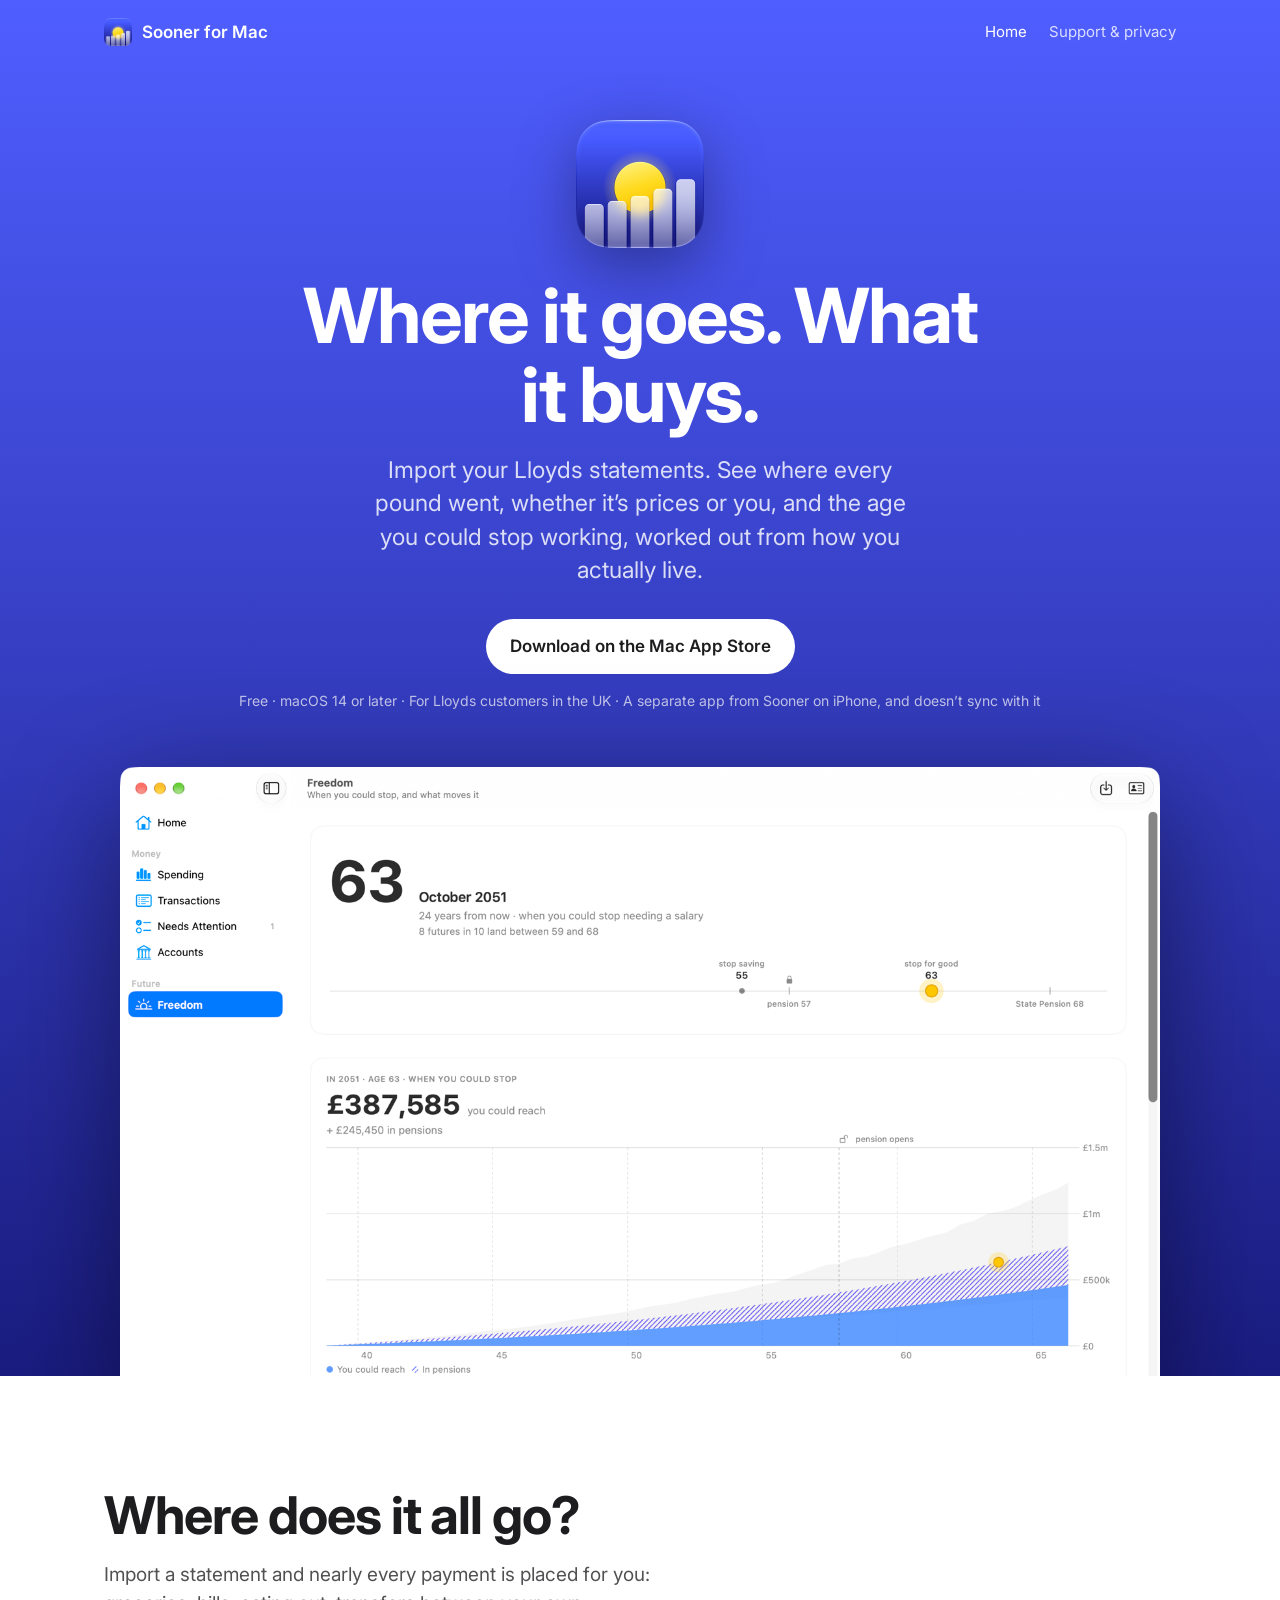
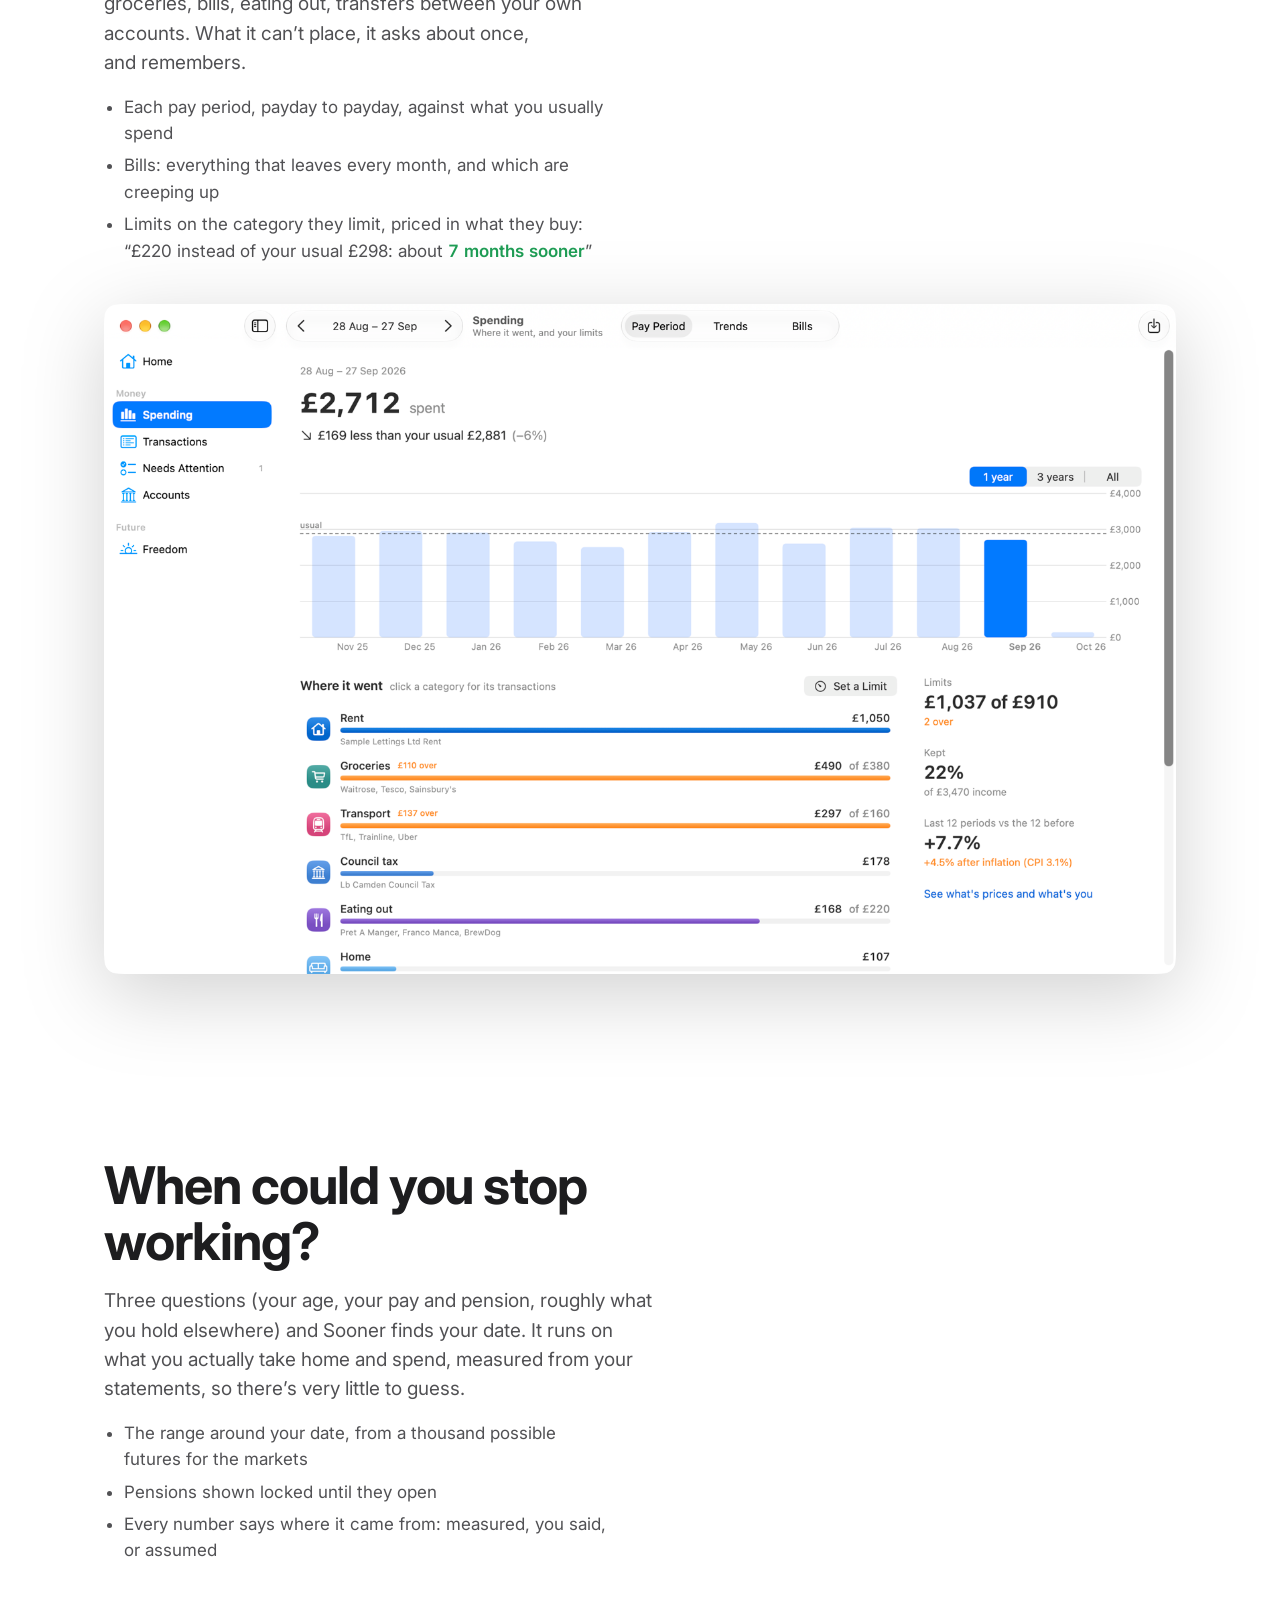
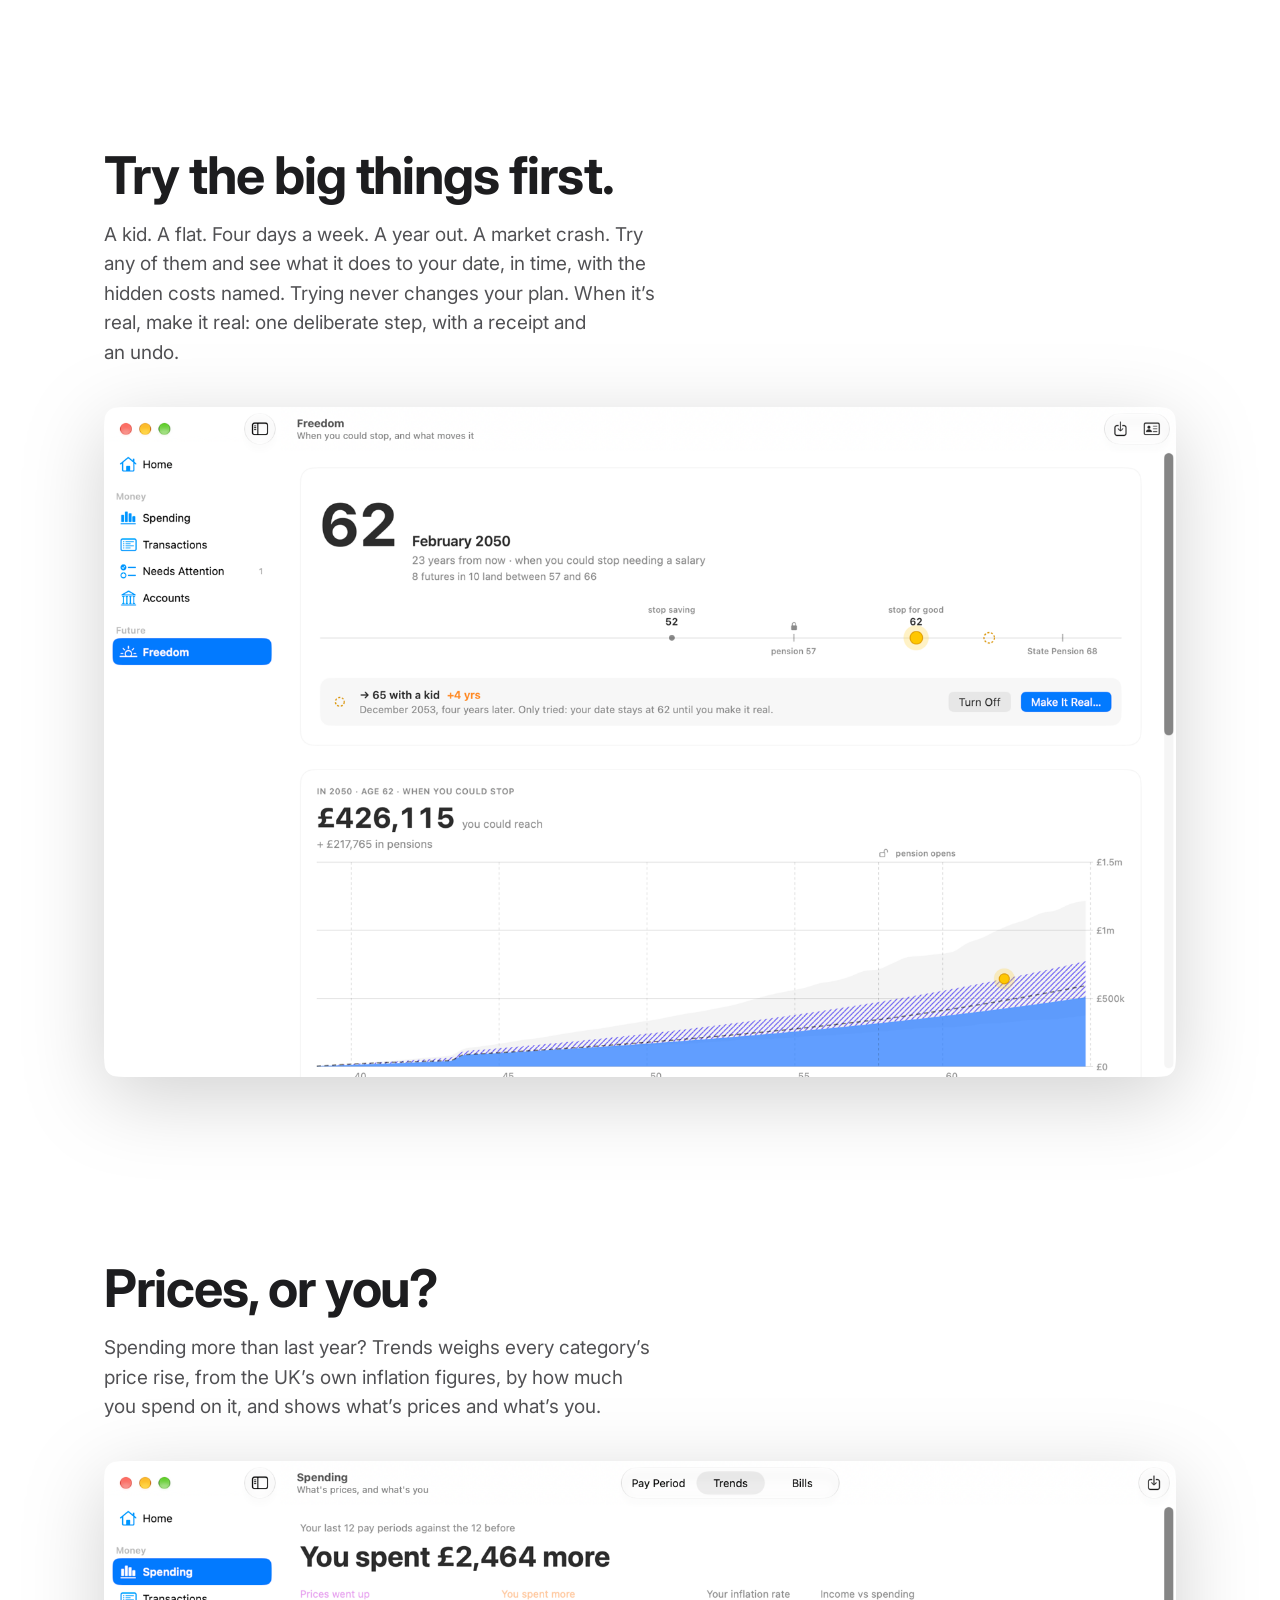
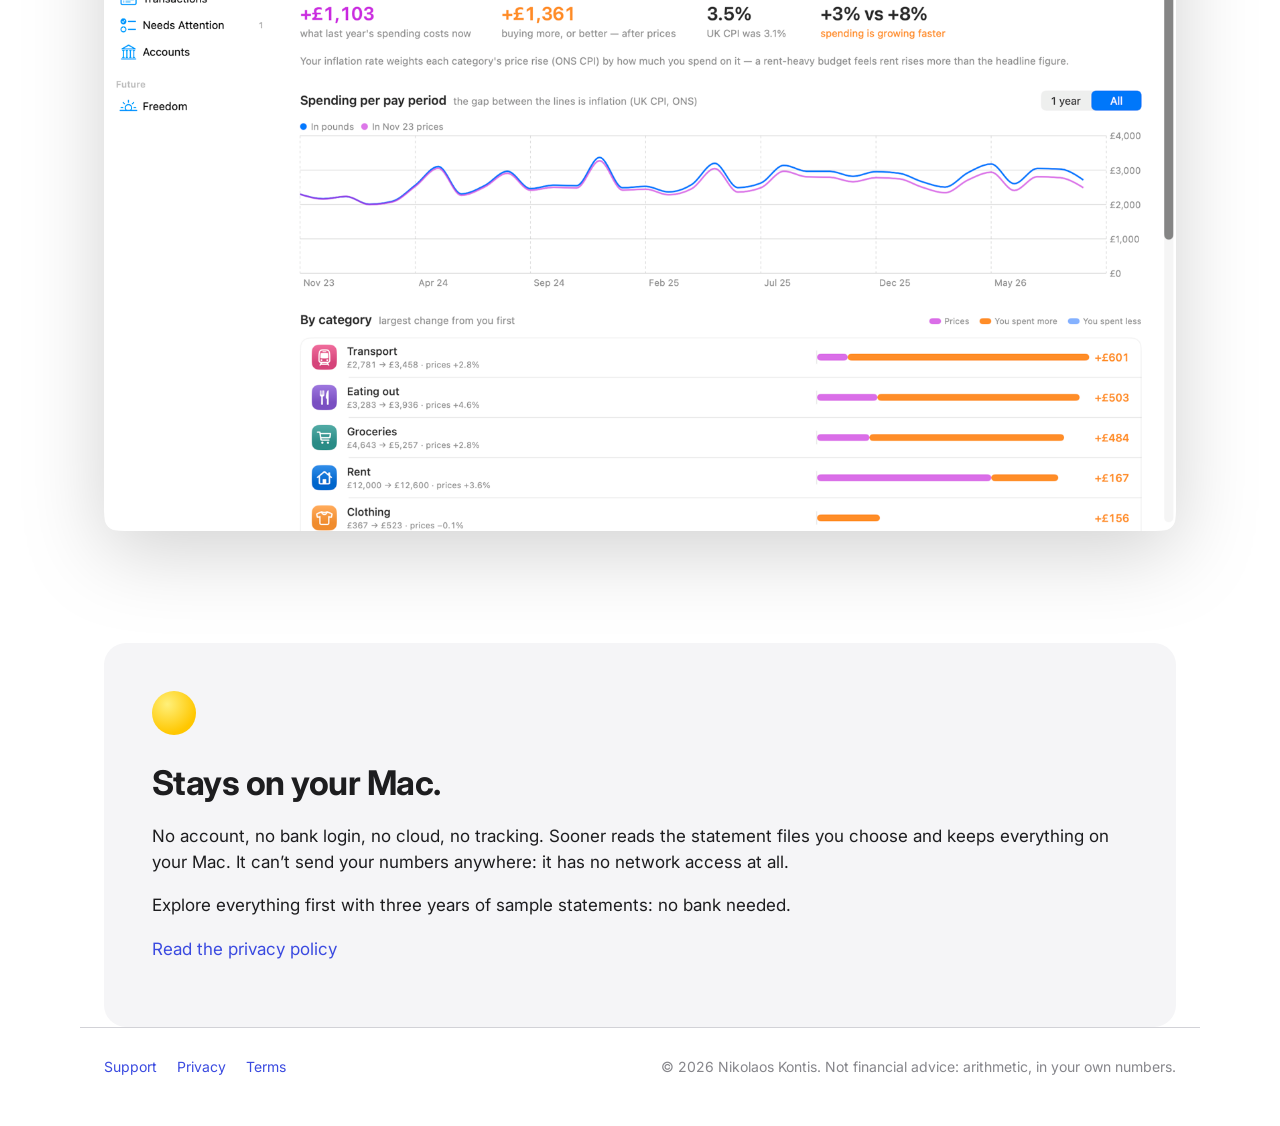
<file: index.html>
<!doctype html>
<html lang="en-GB">
<head>
  <meta charset="utf-8">
  <meta name="viewport" content="width=device-width, initial-scale=1, viewport-fit=cover">
  <title>Sooner for Mac · Where it goes. What it buys.</title>
  <meta name="description" content="A Mac app for Lloyds customers: see where every pound goes, whether it's prices or you, and the age you could stop working, worked out from how you actually live.">
  <meta name="theme-color" content="#4f5eff">
  <meta property="og:title" content="Sooner for Mac">
  <meta property="og:description" content="Where it goes. What it buys. Your spending, priced in time.">
  <meta property="og:image" content="https://nkontis046.github.io/sooner-mac/assets/share.png">
  <link rel="icon" href="assets/favicon-64.png" type="image/png" sizes="64x64">
  <link rel="apple-touch-icon" href="assets/apple-touch-icon.png">
  <link rel="preconnect" href="https://fonts.googleapis.com">
  <link rel="preconnect" href="https://fonts.gstatic.com" crossorigin>
  <link href="https://fonts.googleapis.com/css2?family=Inter:wght@400;600;700&display=swap" rel="stylesheet">
  <link rel="stylesheet" href="css/site.css">
</head>
<body>
  <a class="skip" href="#main">Skip to the page</a>

  <header class="sky">
    <div class="bar">
      <a class="mark" href="index.html"><img src="assets/icon-128.png" alt="" width="28" height="28">Sooner for Mac</a>
      <nav aria-label="Pages">
        <a href="index.html" aria-current="page">Home</a>
        <a href="privacy.html">Support &amp; privacy</a>
      </nav>
    </div>
    <div class="hero">
      <img class="icon" src="assets/icon-512.png" alt="" width="128" height="128">
      <h1>Where it goes. What it&nbsp;buys.</h1>
      <p class="lead">Import your Lloyds statements. See where every pound went, whether it’s prices or you, and the age you could stop working, worked out from how you actually&nbsp;live.</p>
      <a class="get" href="https://apps.apple.com/gb/app/id6836703564">Download on the Mac App Store</a>
      <p class="fine">Free · macOS 14 or later · For Lloyds customers in the&nbsp;UK · A separate app from Sooner on iPhone, and doesn’t sync with&nbsp;it</p>
      <div class="shot"><img src="assets/screens/freedom.png" alt="Sooner’s Freedom screen: you could stop working at 63, in October 2051, with a forecast of the money you could reach." width="1600" height="1000"></div>
    </div>
  </header>

  <main id="main" class="wrap">
    <section class="story" aria-labelledby="goes">
      <h2 id="goes">Where does it all go?</h2>
      <p>Import a statement and nearly every payment is placed for you: groceries, bills, eating out, transfers between your own accounts. What it can’t place, it asks about once, and&nbsp;remembers.</p>
      <ul>
        <li>Each pay period, payday to payday, against what you usually spend</li>
        <li>Bills: everything that leaves every month, and which are creeping up</li>
        <li>Limits on the category they limit, priced in what they buy: “£220 instead of your usual £298: about <span class="time">7 months sooner</span>”</li>
      </ul>
      <img class="shot" src="assets/screens/spending.png" alt="The Spending screen: £2,712 spent this pay period, £169 less than usual, with each category against its limit." width="1600" height="1000" loading="lazy">
    </section>

    <section class="story" aria-labelledby="buys">
      <h2 id="buys">When could you stop working?</h2>
      <p>Three questions (your age, your pay and pension, roughly what you hold elsewhere) and Sooner finds your date. It runs on what you actually take home and spend, measured from your statements, so there’s very little to&nbsp;guess.</p>
      <ul>
        <li>The range around your date, from a thousand possible futures for the markets</li>
        <li>Pensions shown locked until they open</li>
        <li>Every number says where it came from: measured, you said, or assumed</li>
      </ul>
    </section>

    <section class="story" aria-labelledby="try">
      <h2 id="try">Try the big things first.</h2>
      <p>A kid. A flat. Four days a week. A year out. A market crash. Try any of them and see what it does to your date, in time, with the hidden costs named. Trying never changes your plan. When it’s real, make it real: one deliberate step, with a receipt and an&nbsp;undo.</p>
      <img class="shot" src="assets/screens/trying.png" alt="Trying a kid on the Freedom screen: 65 with a kid, four years later. Only tried: your date stays at 62 until you make it real." width="1600" height="1000" loading="lazy">
    </section>

    <section class="story" aria-labelledby="prices">
      <h2 id="prices">Prices, or you?</h2>
      <p>Spending more than last year? Trends weighs every category’s price rise, from the UK’s own inflation figures, by how much you spend on it, and shows what’s prices and what’s&nbsp;you.</p>
      <img class="shot" src="assets/screens/trends.png" alt="The Trends screen: you spent £2,464 more; prices went up £1,103 and you spent £1,361 more." width="1600" height="1000" loading="lazy">
    </section>

    <section class="quiet" aria-labelledby="mac">
      <div class="sun" aria-hidden="true"></div>
      <h2 id="mac" class="part">Stays on your Mac.</h2>
      <p>No account, no bank login, no cloud, no tracking. Sooner reads the statement files you choose and keeps everything on your Mac. It can’t send your numbers anywhere: it has no network access at&nbsp;all.</p>
      <p>Explore everything first with three years of sample statements: no bank&nbsp;needed.</p>
      <p><a class="link" href="privacy.html#privacy">Read the privacy policy</a></p>
    </section>
  </main>

  <footer class="foot">
    <nav aria-label="Footer"><a class="link" href="privacy.html#support">Support</a><a class="link" href="privacy.html#privacy">Privacy</a><a class="link" href="privacy.html#terms">Terms</a></nav>
    <p>© 2026 Nikolaos Kontis. Not financial advice: arithmetic, in your own numbers.</p>
  </footer>
</body>
</html>
</file>
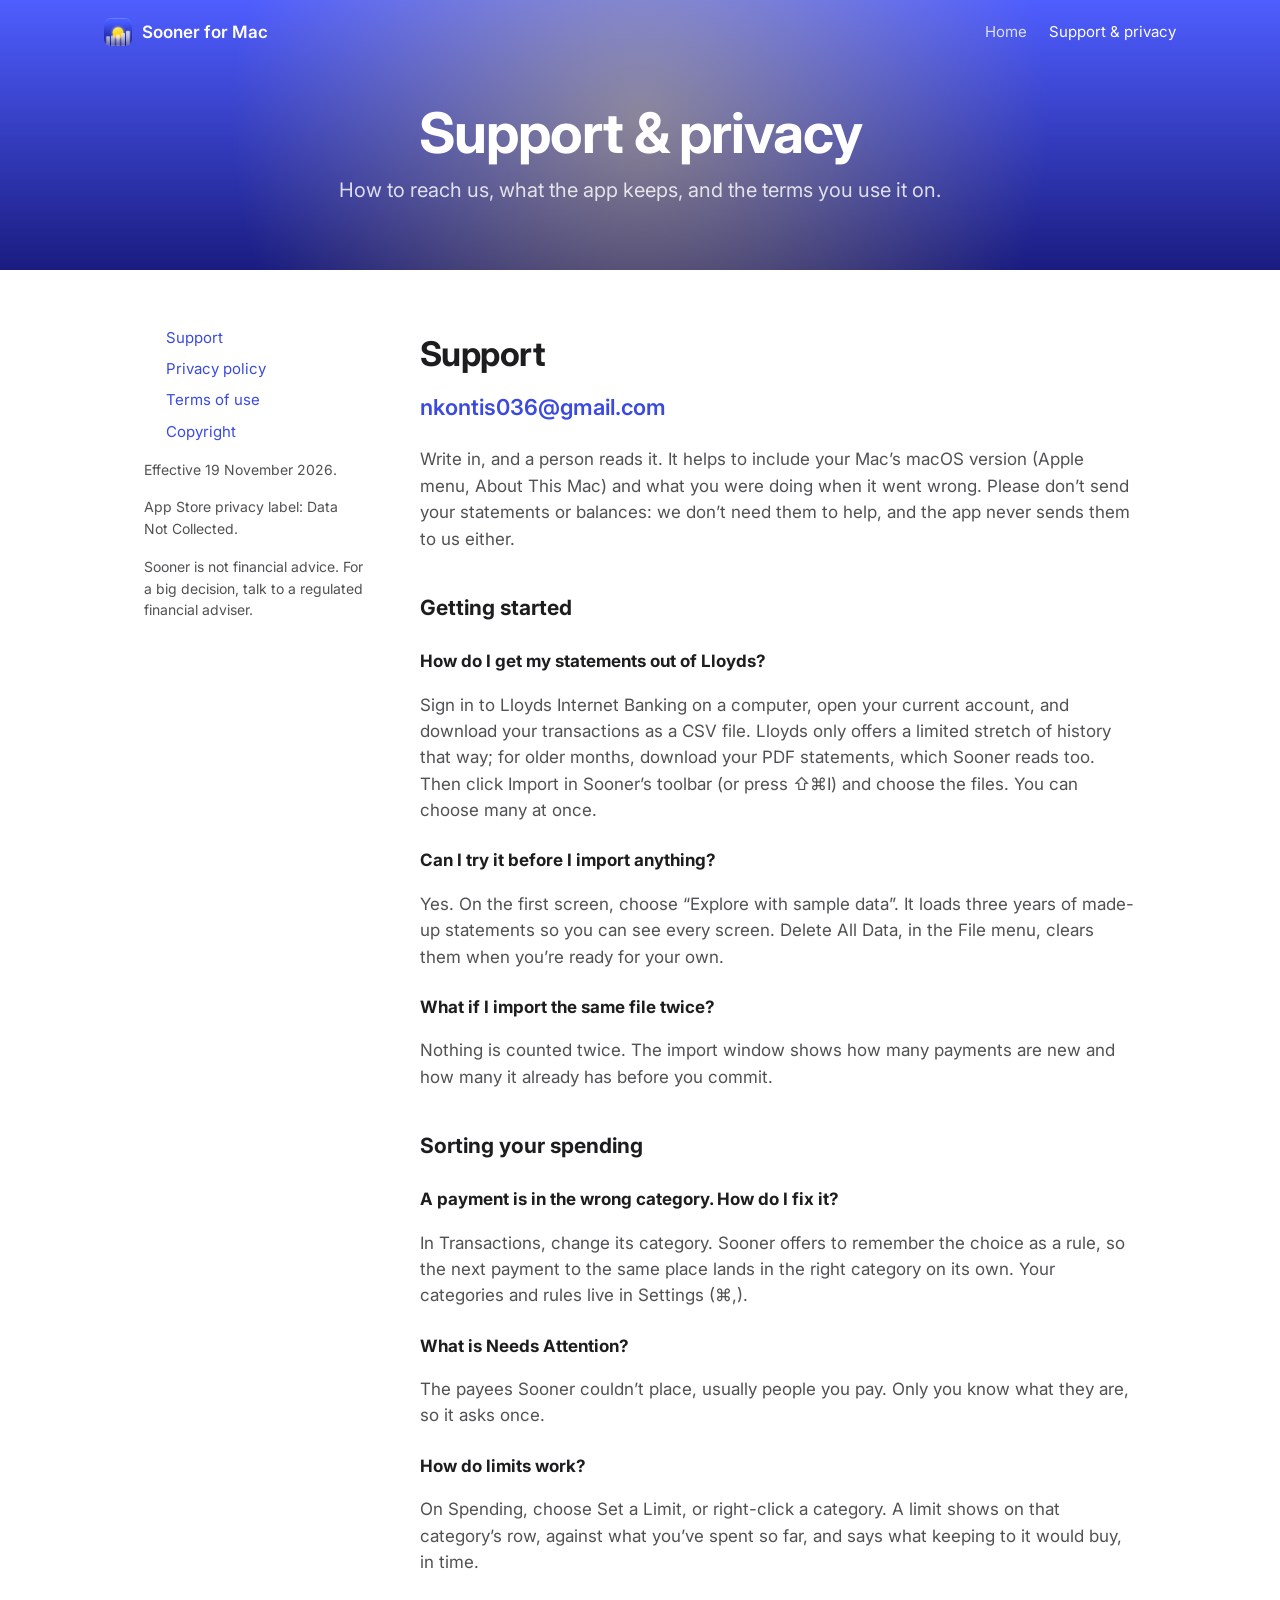
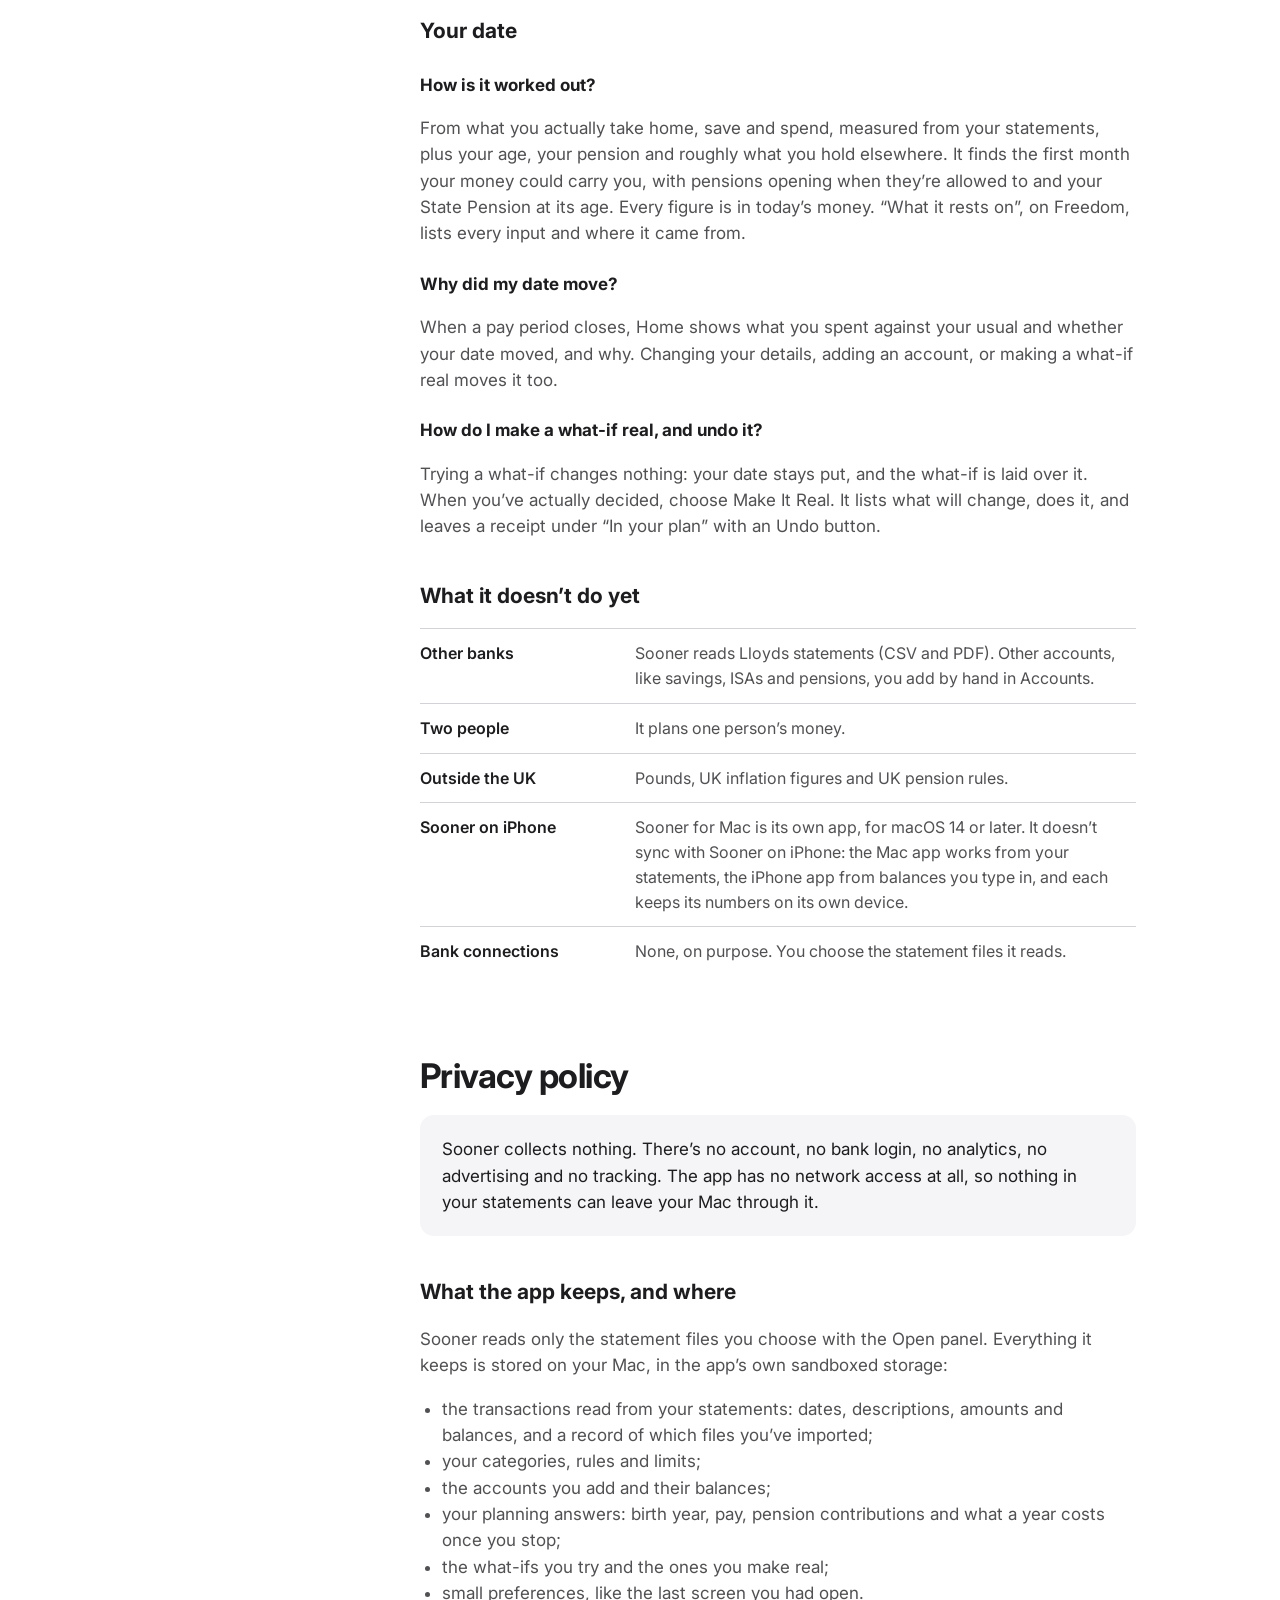
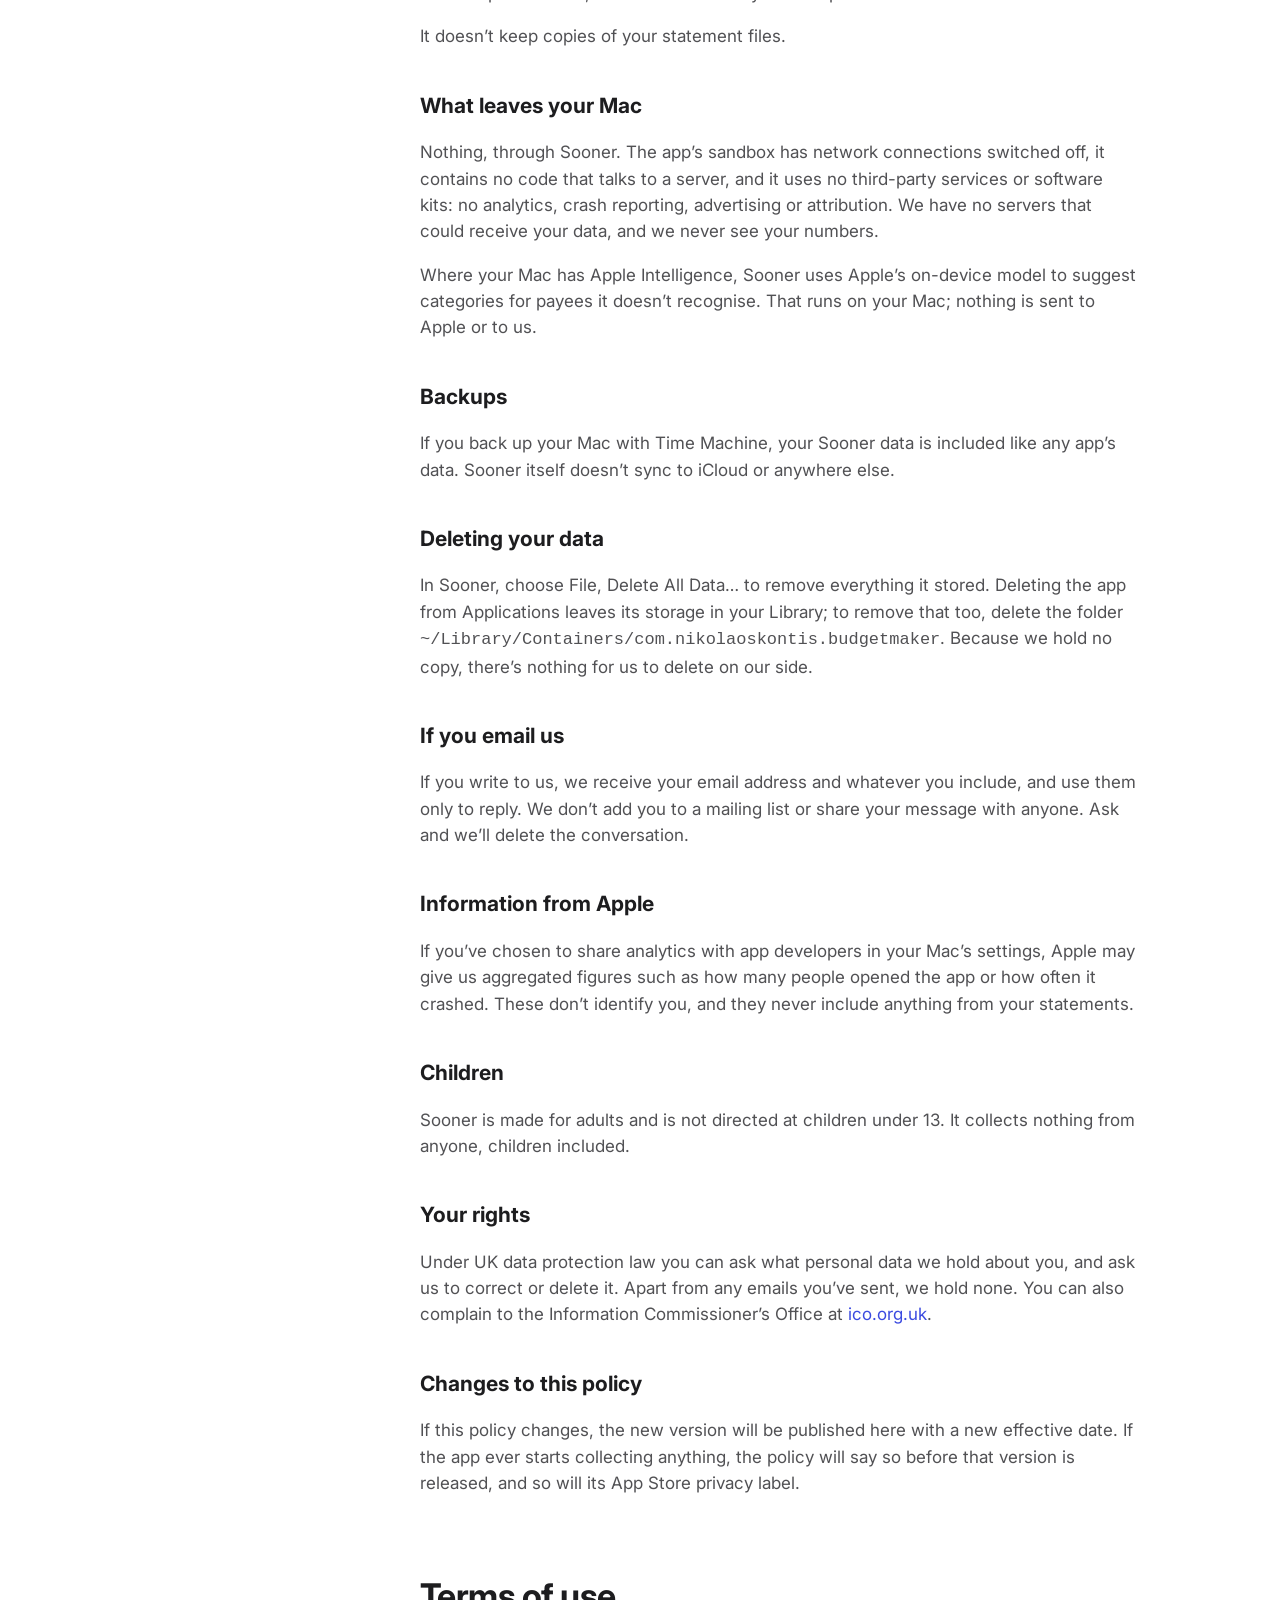
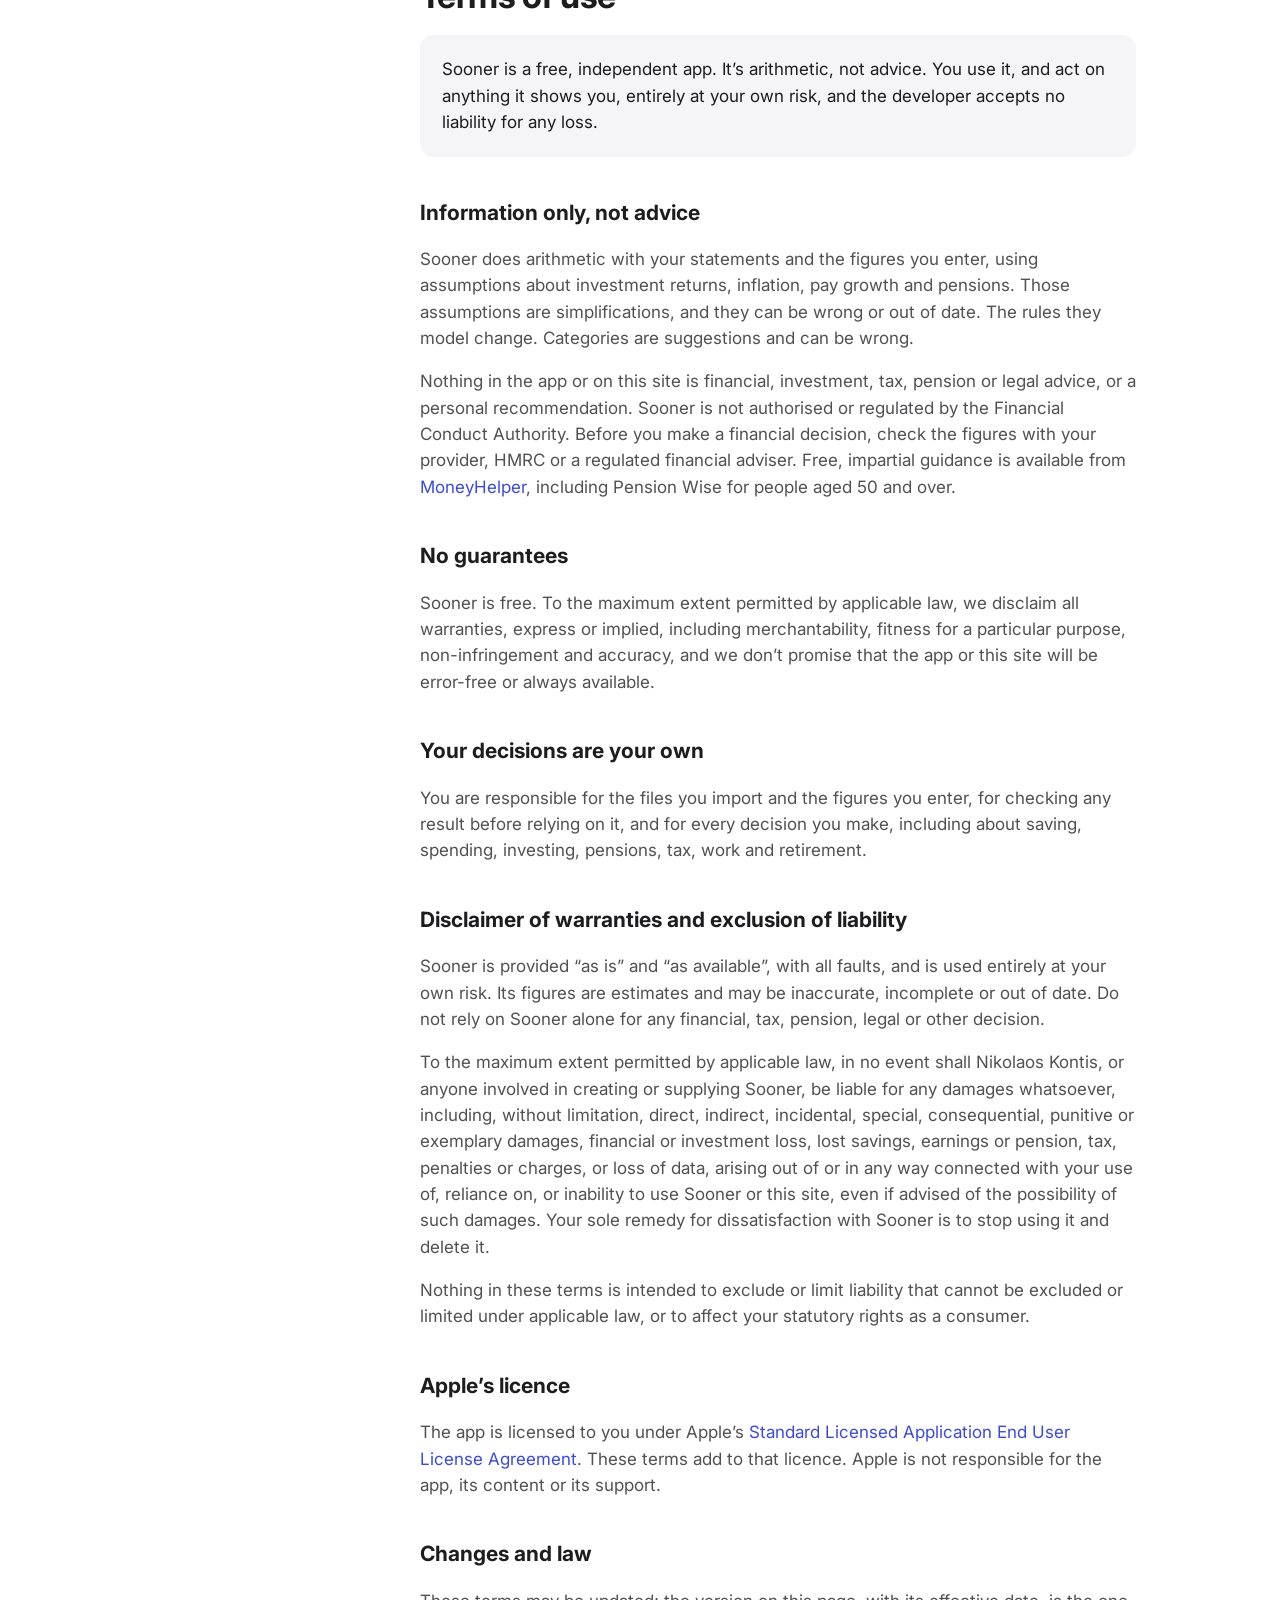
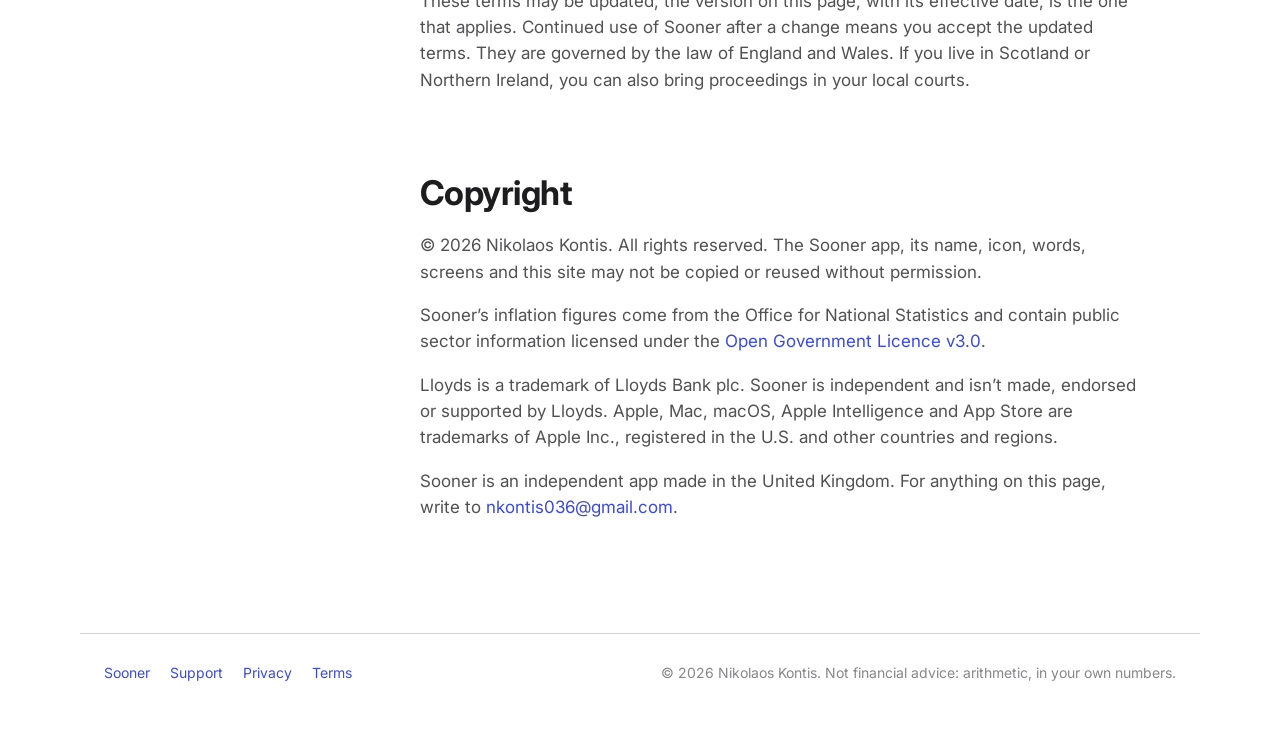
<file: privacy.html>
<!doctype html>
<html lang="en-GB">
<head>
  <meta charset="utf-8">
  <meta name="viewport" content="width=device-width, initial-scale=1, viewport-fit=cover">
  <title>Support, privacy and terms · Sooner for Mac</title>
  <meta name="description" content="Help with Sooner, how to reach us, its privacy policy (it collects nothing), its terms of use and copyright.">
  <meta name="theme-color" content="#4f5eff">
  <link rel="icon" href="assets/favicon-64.png" type="image/png" sizes="64x64">
  <link rel="apple-touch-icon" href="assets/apple-touch-icon.png">
  <link rel="preconnect" href="https://fonts.googleapis.com">
  <link rel="preconnect" href="https://fonts.gstatic.com" crossorigin>
  <link href="https://fonts.googleapis.com/css2?family=Inter:wght@400;600;700&display=swap" rel="stylesheet">
  <link rel="stylesheet" href="css/site.css">
</head>
<body>
  <a class="skip" href="#main">Skip to the page</a>

  <header class="sky page-top">
    <div class="bar">
      <a class="mark" href="index.html"><img src="assets/icon-128.png" alt="" width="28" height="28">Sooner for Mac</a>
      <nav aria-label="Pages">
        <a href="index.html">Home</a>
        <a href="privacy.html" aria-current="page">Support &amp; privacy</a>
      </nav>
    </div>
    <h1>Support &amp; privacy</h1>
    <p class="lead">How to reach us, what the app keeps, and the terms you use it&nbsp;on.</p>
  </header>

  <main id="main" class="read">
    <aside class="read__side">
      <nav aria-label="On this page">
        <ul class="toc">
          <li><a class="link" href="#support">Support</a></li>
          <li><a class="link" href="#privacy">Privacy policy</a></li>
          <li><a class="link" href="#terms">Terms of use</a></li>
          <li><a class="link" href="#copyright">Copyright</a></li>
        </ul>
      </nav>
      <p>Effective 19 November 2026.</p>
      <p>App Store privacy label: Data Not Collected.</p>
      <p>Sooner is not financial advice. For a big decision, talk to a regulated financial adviser.</p>
    </aside>

    <article class="read__body">

      <!-- SUPPORT ---------------------------------------------------------->
      <section id="support" aria-labelledby="support-h">
        <h2 class="part" id="support-h">Support</h2>
        <a class="mailto" href="mailto:nkontis036@gmail.com?subject=Sooner%20for%20Mac%20support">nkontis036@gmail.com</a>
        <p>Write in, and a person reads it. It helps to include your Mac’s macOS version (Apple menu, About This Mac) and what you were doing when it went wrong. Please don’t send your statements or balances: we don’t need them to help, and the app never sends them to us&nbsp;either.</p>

        <h3>Getting started</h3>
        <h4>How do I get my statements out of Lloyds?</h4>
        <p>Sign in to Lloyds Internet Banking on a computer, open your current account, and download your transactions as a CSV file. Lloyds only offers a limited stretch of history that way; for older months, download your PDF statements, which Sooner reads too. Then click Import in Sooner’s toolbar (or press ⇧⌘I) and choose the files. You can choose many at once.</p>
        <h4>Can I try it before I import anything?</h4>
        <p>Yes. On the first screen, choose “Explore with sample data”. It loads three years of made-up statements so you can see every screen. Delete All Data, in the File menu, clears them when you’re ready for your own.</p>
        <h4>What if I import the same file twice?</h4>
        <p>Nothing is counted twice. The import window shows how many payments are new and how many it already has before you commit.</p>

        <h3>Sorting your spending</h3>
        <h4>A payment is in the wrong category. How do I fix it?</h4>
        <p>In Transactions, change its category. Sooner offers to remember the choice as a rule, so the next payment to the same place lands in the right category on its own. Your categories and rules live in Settings (⌘,).</p>
        <h4>What is Needs Attention?</h4>
        <p>The payees Sooner couldn’t place, usually people you pay. Only you know what they are, so it asks once.</p>
        <h4>How do limits work?</h4>
        <p>On Spending, choose Set a Limit, or right-click a category. A limit shows on that category’s row, against what you’ve spent so far, and says what keeping to it would buy, in time.</p>

        <h3>Your date</h3>
        <h4>How is it worked out?</h4>
        <p>From what you actually take home, save and spend, measured from your statements, plus your age, your pension and roughly what you hold elsewhere. It finds the first month your money could carry you, with pensions opening when they’re allowed to and your State Pension at its age. Every figure is in today’s money. “What it rests on”, on Freedom, lists every input and where it came from.</p>
        <h4>Why did my date move?</h4>
        <p>When a pay period closes, Home shows what you spent against your usual and whether your date moved, and why. Changing your details, adding an account, or making a what-if real moves it too.</p>
        <h4>How do I make a what-if real, and undo it?</h4>
        <p>Trying a what-if changes nothing: your date stays put, and the what-if is laid over it. When you’ve actually decided, choose Make It Real. It lists what will change, does it, and leaves a receipt under “In your plan” with an Undo&nbsp;button.</p>

        <h3>What it doesn’t do yet</h3>
        <table class="table">
          <tr><th scope="row">Other banks</th><td>Sooner reads Lloyds statements (CSV and PDF). Other accounts, like savings, ISAs and pensions, you add by hand in Accounts.</td></tr>
          <tr><th scope="row">Two people</th><td>It plans one person’s money.</td></tr>
          <tr><th scope="row">Outside the UK</th><td>Pounds, UK inflation figures and UK pension rules.</td></tr>
          <tr><th scope="row">Sooner on iPhone</th><td>Sooner for Mac is its own app, for macOS 14 or later. It doesn’t sync with Sooner on iPhone: the Mac app works from your statements, the iPhone app from balances you type in, and each keeps its numbers on its own device.</td></tr>
          <tr><th scope="row">Bank connections</th><td>None, on purpose. You choose the statement files it reads.</td></tr>
        </table>
      </section>

      <!-- PRIVACY ---------------------------------------------------------->
      <section id="privacy" aria-labelledby="privacy-h">
        <h2 class="part" id="privacy-h">Privacy policy</h2>
        <div class="summary">
          <p>Sooner collects nothing. There’s no account, no bank login, no analytics, no advertising and no tracking. The app has no network access at all, so nothing in your statements can leave your Mac through&nbsp;it.</p>
        </div>

        <h3>What the app keeps, and where</h3>
        <p>Sooner reads only the statement files you choose with the Open panel. Everything it keeps is stored on your Mac, in the app’s own sandboxed storage:</p>
        <ul>
          <li>the transactions read from your statements: dates, descriptions, amounts and balances, and a record of which files you’ve imported;</li>
          <li>your categories, rules and limits;</li>
          <li>the accounts you add and their balances;</li>
          <li>your planning answers: birth year, pay, pension contributions and what a year costs once you stop;</li>
          <li>the what-ifs you try and the ones you make real;</li>
          <li>small preferences, like the last screen you had open.</li>
        </ul>
        <p>It doesn’t keep copies of your statement files.</p>

        <h3>What leaves your Mac</h3>
        <p>Nothing, through Sooner. The app’s sandbox has network connections switched off, it contains no code that talks to a server, and it uses no third-party services or software kits: no analytics, crash reporting, advertising or attribution. We have no servers that could receive your data, and we never see your numbers.</p>
        <p>Where your Mac has Apple Intelligence, Sooner uses Apple’s on-device model to suggest categories for payees it doesn’t recognise. That runs on your Mac; nothing is sent to Apple or to us.</p>

        <h3>Backups</h3>
        <p>If you back up your Mac with Time Machine, your Sooner data is included like any app’s data. Sooner itself doesn’t sync to iCloud or anywhere else.</p>

        <h3>Deleting your data</h3>
        <p>In Sooner, choose File, Delete All Data… to remove everything it stored. Deleting the app from Applications leaves its storage in your Library; to remove that too, delete the folder <code>~/Library/Containers/com.nikolaoskontis.budgetmaker</code>. Because we hold no copy, there’s nothing for us to delete on our side.</p>

        <h3>If you email us</h3>
        <p>If you write to us, we receive your email address and whatever you include, and use them only to reply. We don’t add you to a mailing list or share your message with anyone. Ask and we’ll delete the conversation.</p>

        <h3>Information from Apple</h3>
        <p>If you’ve chosen to share analytics with app developers in your Mac’s settings, Apple may give us aggregated figures such as how many people opened the app or how often it crashed. These don’t identify you, and they never include anything from your statements.</p>

        <h3>Children</h3>
        <p>Sooner is made for adults and is not directed at children under 13. It collects nothing from anyone, children included.</p>

        <h3>Your rights</h3>
        <p>Under UK data protection law you can ask what personal data we hold about you, and ask us to correct or delete it. Apart from any emails you’ve sent, we hold none. You can also complain to the Information Commissioner’s Office at <a class="link" href="https://ico.org.uk">ico.org.uk</a>.</p>

        <h3>Changes to this policy</h3>
        <p>If this policy changes, the new version will be published here with a new effective date. If the app ever starts collecting anything, the policy will say so before that version is released, and so will its App Store privacy&nbsp;label.</p>
      </section>

      <!-- TERMS ------------------------------------------------------------>
      <section id="terms" aria-labelledby="terms-h">
        <h2 class="part" id="terms-h">Terms of use</h2>
        <div class="summary">
          <p>Sooner is a free, independent app. It’s arithmetic, not advice. You use it, and act on anything it shows you, entirely at your own risk, and the developer accepts no liability for any&nbsp;loss.</p>
        </div>

        <h3>Information only, not advice</h3>
        <p>Sooner does arithmetic with your statements and the figures you enter, using assumptions about investment returns, inflation, pay growth and pensions. Those assumptions are simplifications, and they can be wrong or out of date. The rules they model change. Categories are suggestions and can be wrong.</p>
        <p>Nothing in the app or on this site is financial, investment, tax, pension or legal advice, or a personal recommendation. Sooner is not authorised or regulated by the Financial Conduct Authority. Before you make a financial decision, check the figures with your provider, HMRC or a regulated financial adviser. Free, impartial guidance is available from <a class="link" href="https://www.moneyhelper.org.uk">MoneyHelper</a>, including Pension Wise for people aged 50 and over.</p>

        <h3>No guarantees</h3>
        <p>Sooner is free. To the maximum extent permitted by applicable law, we disclaim all warranties, express or implied, including merchantability, fitness for a particular purpose, non-infringement and accuracy, and we don’t promise that the app or this site will be error-free or always available.</p>

        <h3>Your decisions are your own</h3>
        <p>You are responsible for the files you import and the figures you enter, for checking any result before relying on it, and for every decision you make, including about saving, spending, investing, pensions, tax, work and retirement.</p>

        <h3>Disclaimer of warranties and exclusion of liability</h3>
        <p>Sooner is provided “as is” and “as available”, with all faults, and is used entirely at your own risk. Its figures are estimates and may be inaccurate, incomplete or out of date. Do not rely on Sooner alone for any financial, tax, pension, legal or other decision.</p>
        <p>To the maximum extent permitted by applicable law, in no event shall Nikolaos Kontis, or anyone involved in creating or supplying Sooner, be liable for any damages whatsoever, including, without limitation, direct, indirect, incidental, special, consequential, punitive or exemplary damages, financial or investment loss, lost savings, earnings or pension, tax, penalties or charges, or loss of data, arising out of or in any way connected with your use of, reliance on, or inability to use Sooner or this site, even if advised of the possibility of such damages. Your sole remedy for dissatisfaction with Sooner is to stop using it and delete it.</p>
        <p>Nothing in these terms is intended to exclude or limit liability that cannot be excluded or limited under applicable law, or to affect your statutory rights as a consumer.</p>

        <h3>Apple’s licence</h3>
        <p>The app is licensed to you under Apple’s <a class="link" href="https://www.apple.com/legal/internet-services/itunes/dev/stdeula/">Standard Licensed Application End User License Agreement</a>. These terms add to that licence. Apple is not responsible for the app, its content or its support.</p>

        <h3>Changes and law</h3>
        <p>These terms may be updated; the version on this page, with its effective date, is the one that applies. Continued use of Sooner after a change means you accept the updated terms. They are governed by the law of England and Wales. If you live in Scotland or Northern Ireland, you can also bring proceedings in your local courts.</p>
      </section>

      <!-- COPYRIGHT -------------------------------------------------------->
      <section id="copyright" aria-labelledby="copyright-h">
        <h2 class="part" id="copyright-h">Copyright</h2>
        <p>© 2026 Nikolaos Kontis. All rights reserved. The Sooner app, its name, icon, words, screens and this site may not be copied or reused without permission.</p>
        <p>Sooner’s inflation figures come from the Office for National Statistics and contain public sector information licensed under the <a class="link" href="https://www.nationalarchives.gov.uk/doc/open-government-licence/version/3/">Open Government Licence v3.0</a>.</p>
        <p>Lloyds is a trademark of Lloyds Bank plc. Sooner is independent and isn’t made, endorsed or supported by Lloyds. Apple, Mac, macOS, Apple Intelligence and App Store are trademarks of Apple Inc., registered in the U.S. and other countries and regions.</p>
        <p>Sooner is an independent app made in the United Kingdom. For anything on this page, write to <a class="link" href="mailto:nkontis036@gmail.com?subject=Sooner%20for%20Mac">nkontis036@gmail.com</a>.</p>
      </section>
    </article>
  </main>

  <footer class="foot">
    <nav aria-label="Footer"><a class="link" href="index.html">Sooner</a><a class="link" href="#support">Support</a><a class="link" href="#privacy">Privacy</a><a class="link" href="#terms">Terms</a></nav>
    <p>© 2026 Nikolaos Kontis. Not financial advice: arithmetic, in your own numbers.</p>
  </footer>
</body>
</html>
</file>
<file: css/site.css>
/* BudgetMaker's site. System type, the icon's evening sky, the sun used once. Light and dark. */
:root {
  --sky-top: #4f5eff;
  --sky-bottom: #1a1c80;
  --sun: #ffc700;
  --ink: #1d1d1f;
  --ink-2: #515154;
  --ink-3: #86868b;
  --paper: #ffffff;
  --paper-2: #f5f5f7;
  --rule: #d2d2d7;
  --link: #3a4ae0;
  --font: -apple-system, BlinkMacSystemFont, "SF Pro Text", "Inter", "Helvetica Neue", Arial, sans-serif;
  --display: -apple-system, BlinkMacSystemFont, "SF Pro Display", "Inter", "Helvetica Neue", Arial, sans-serif;
  color-scheme: light dark;
}
@media (prefers-color-scheme: dark) {
  :root {
    --ink: #f5f5f7;
    --ink-2: #c7c7cc;
    --ink-3: #8e8e93;
    --paper: #000000;
    --paper-2: #161618;
    --rule: #38383a;
    --link: #8f9bff;
  }
}

* { box-sizing: border-box; }
html { -webkit-text-size-adjust: 100%; scroll-behavior: smooth; }
@media (prefers-reduced-motion: reduce) { html { scroll-behavior: auto; } }
body { margin: 0; background: var(--paper); color: var(--ink); font: 17px/1.55 var(--font); -webkit-font-smoothing: antialiased; }
img { max-width: 100%; height: auto; display: block; }
a { color: var(--link); }
.link { text-decoration: none; }
.link:hover { text-decoration: underline; }
.skip { position: absolute; left: -999px; }
.skip:focus { left: 16px; top: 16px; background: var(--paper); padding: 8px 12px; border-radius: 8px; z-index: 10; }
.wrap { max-width: 1120px; margin: 0 auto; padding: 0 24px; }

/* The bar */
.bar { display: flex; align-items: center; justify-content: space-between; gap: 16px; padding: 18px 24px; max-width: 1120px; margin: 0 auto; }
.mark { display: flex; align-items: center; gap: 10px; font-weight: 600; color: inherit; text-decoration: none; }
.mark img { width: 28px; height: 28px; }
.bar nav { display: flex; gap: 22px; font-size: 15px; }
.bar nav a { color: inherit; opacity: .8; text-decoration: none; }
.bar nav a:hover, .bar nav a[aria-current] { opacity: 1; }

/* The sky: hero and page tops */
.sky { color: #fff; background: linear-gradient(180deg, var(--sky-top), var(--sky-bottom)); position: relative; overflow: hidden; }
.sky::before { content: ""; position: absolute; left: 50%; bottom: -260px; width: 820px; height: 820px; transform: translateX(-50%);
  background: radial-gradient(closest-side, rgba(255, 228, 92, .42), rgba(255, 228, 92, 0)); pointer-events: none; }
.sky > * { position: relative; }
.hero { text-align: center; padding: 56px 24px 0; }
.hero .icon { width: 128px; height: 128px; margin: 0 auto 28px; filter: drop-shadow(0 18px 30px rgba(0,0,0,.35)); }
.hero h1 { font: 700 clamp(40px, 6.4vw, 76px)/1.04 var(--display); letter-spacing: -0.025em; margin: 0 auto 20px; max-width: 14ch; }
.hero .lead { font-size: clamp(19px, 2.2vw, 23px); line-height: 1.45; color: rgba(255,255,255,.82); max-width: 40ch; margin: 0 auto 32px; }
.get { display: inline-flex; align-items: center; gap: 10px; background: #fff; color: #1d1d1f; font-weight: 600; font-size: 17px;
  padding: 14px 24px; border-radius: 999px; text-decoration: none; }
.get:hover { background: #f0f0f5; }
.fine { font-size: 14px; color: rgba(255,255,255,.7); margin: 16px 0 0; }
.hero .shot { margin: 56px auto 0; max-width: 1040px; filter: drop-shadow(0 30px 60px rgba(0,0,0,.45)); }
.hero .shot img { margin-bottom: -4%; }

/* Story sections */
.story { padding: 112px 0 0; }
.story:last-of-type { padding-bottom: 112px; }
.story h2 { font: 700 clamp(32px, 4.4vw, 52px)/1.08 var(--display); letter-spacing: -0.02em; margin: 0 0 16px; max-width: 18ch; }
.story p { color: var(--ink-2); font-size: 19px; max-width: 46ch; margin: 0 0 12px; }
.story ul { color: var(--ink-2); font-size: 17px; max-width: 46ch; padding-left: 20px; margin: 16px 0 0; }
.story li { margin: 6px 0; }
.story .shot { margin-top: 40px; border-radius: 14px; filter: drop-shadow(0 20px 40px rgba(0,0,0,.18)); }
.time { color: #1f9d55; font-weight: 600; font-variant-numeric: tabular-nums; }
@media (prefers-color-scheme: dark) { .time { color: #4cd07d; } }

.quiet { background: var(--paper-2); border-radius: 22px; padding: 48px; margin-top: 112px; }
.quiet h2 { margin-top: 0; }
.quiet .sun { width: 44px; height: 44px; border-radius: 50%; background: radial-gradient(circle at 35% 30%, #fff07a, var(--sun) 70%); margin-bottom: 20px; }

/* Reading pages */
.page-top { padding: 0 0 64px; }
.page-top h1 { font: 700 clamp(36px, 5vw, 56px)/1.05 var(--display); letter-spacing: -0.02em; margin: 40px 24px 12px; text-align: center; }
.page-top .lead { text-align: center; color: rgba(255,255,255,.82); font-size: 20px; margin: 0 24px; }
.read { display: grid; grid-template-columns: 220px minmax(0, 1fr); gap: 56px; max-width: 1040px; margin: 0 auto; padding: 56px 24px 96px; }
.read__side { position: sticky; top: 24px; align-self: start; font-size: 14px; color: var(--ink-3); }
.read__side p { margin: 16px 0 0; }
.toc { list-style: none; padding: 0; margin: 0; font-size: 15px; }
.toc li { margin: 0 0 8px; }
.read__body { max-width: 68ch; }
.part { font: 700 34px/1.15 var(--display); letter-spacing: -0.015em; margin: 0 0 20px; padding-top: 8px; }
section + section { margin-top: 72px; }
.read h3 { font-size: 21px; margin: 40px 0 8px; }
.read h4 { font-size: 17px; margin: 24px 0 4px; }
.read p, .read li { color: var(--ink-2); }
.read ol, .read ul { padding-left: 22px; }
.summary { background: var(--paper-2); border-radius: 14px; padding: 4px 22px; margin: 0 0 8px; }
.summary p { color: var(--ink); }
.mailto { display: inline-block; font: 600 22px/1.3 var(--display); text-decoration: none; margin-bottom: 8px; }
.table { width: 100%; border-collapse: collapse; margin: 16px 0; font-size: 16px; }
.table th, .table td { text-align: left; vertical-align: top; padding: 12px 12px 12px 0; border-top: 1px solid var(--rule); }
.table th { width: 30%; font-weight: 600; }
.table td { color: var(--ink-2); }

.foot { border-top: 1px solid var(--rule); color: var(--ink-3); font-size: 14px; padding: 28px 24px 48px; max-width: 1120px; margin: 0 auto;
  display: flex; flex-wrap: wrap; justify-content: space-between; gap: 12px; }
.foot nav { display: flex; gap: 20px; }
.foot p { margin: 0; }

@media (max-width: 760px) {
  .bar { padding: 14px 16px; }
  .bar nav { gap: 14px; font-size: 14px; }
  .wrap { padding: 0 16px; }
  .hero { padding: 36px 16px 0; }
  .story { padding-top: 72px; }
  .quiet { padding: 28px 22px; margin-top: 72px; }
  .read { grid-template-columns: 1fr; gap: 24px; padding: 32px 16px 72px; }
  .read__side { position: static; }
  .table th { width: 38%; }
}
</file>
